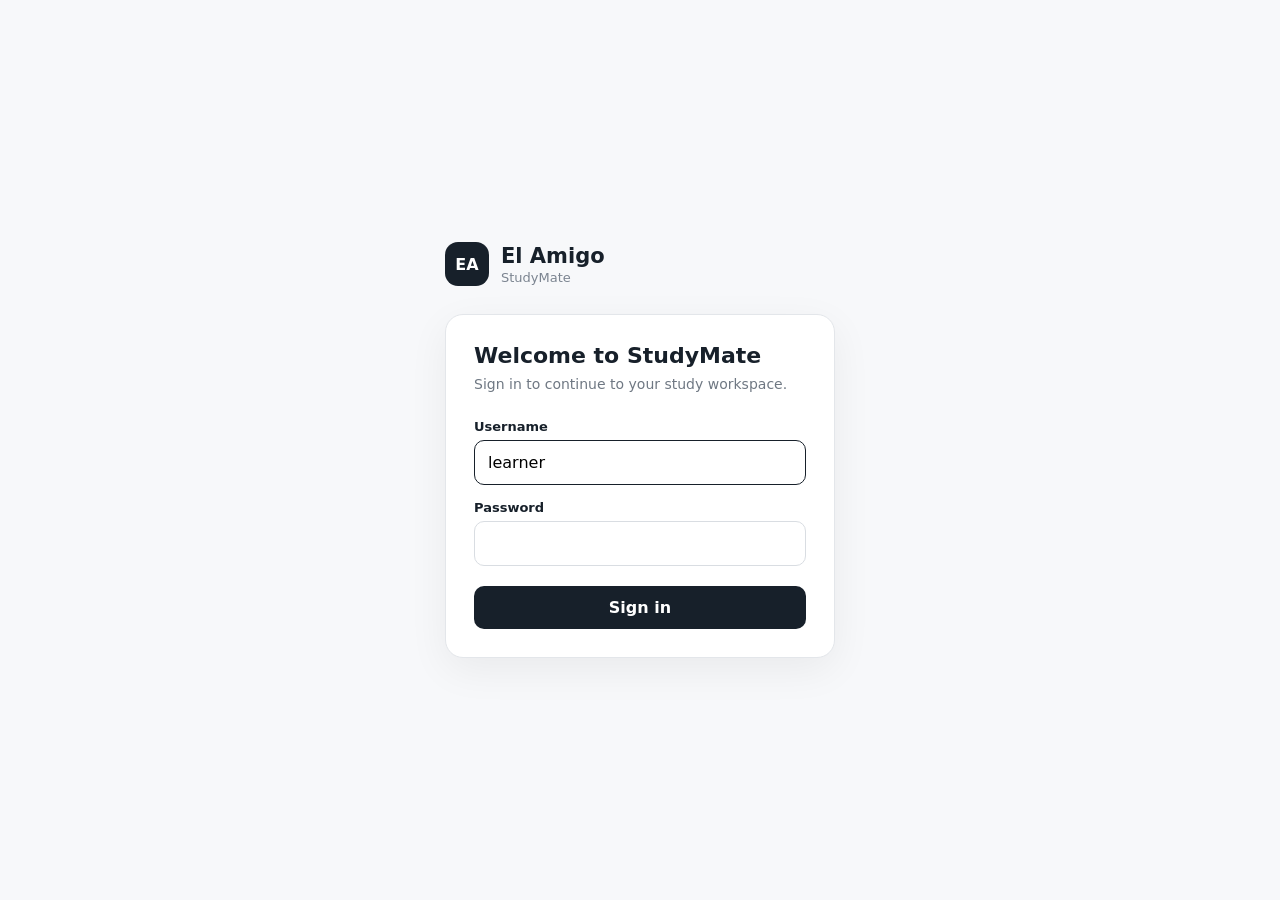
<file: app/static/login.html>
<!doctype html>
<html lang="en">
<head>
    <meta charset="utf-8">
    <meta
        name="viewport"
        content="width=device-width, initial-scale=1"
    >
    <title>El Amigo — Sign in</title>

    <style>
        * {
            box-sizing: border-box;
        }

        body {
            margin: 0;
            min-height: 100vh;
            display: grid;
            place-items: center;
            padding: 24px;
            font-family:
                Inter,
                ui-sans-serif,
                system-ui,
                -apple-system,
                BlinkMacSystemFont,
                "Segoe UI",
                sans-serif;
            background: #f7f8fa;
            color: #17202a;
        }

        .login {
            width: min(100%, 390px);
        }

        .brand {
            display: flex;
            align-items: center;
            gap: 12px;
            margin-bottom: 28px;
        }

        .mark {
            width: 44px;
            height: 44px;
            display: grid;
            place-items: center;
            border-radius: 13px;
            background: #17202a;
            color: white;
            font-weight: 800;
        }

        .brand h1 {
            margin: 0;
            font-size: 21px;
        }

        .brand span {
            display: block;
            margin-top: 2px;
            color: #7b8490;
            font-size: 13px;
        }

        .card {
            padding: 28px;
            border: 1px solid #e3e6ea;
            border-radius: 18px;
            background: white;
            box-shadow:
                0 12px 40px rgba(0, 0, 0, .06);
        }

        h2 {
            margin: 0 0 6px;
            font-size: 22px;
        }

        p {
            margin: 0 0 24px;
            color: #6f7883;
            font-size: 14px;
            line-height: 1.5;
        }

        label {
            display: block;
            margin: 15px 0 6px;
            font-size: 13px;
            font-weight: 700;
        }

        input {
            width: 100%;
            padding: 12px 13px;
            border: 1px solid #d9dde2;
            border-radius: 10px;
            outline: none;
            font: inherit;
        }

        input:focus {
            border-color: #17202a;
        }

        button {
            width: 100%;
            margin-top: 20px;
            padding: 12px 14px;
            border: 0;
            border-radius: 10px;
            background: #17202a;
            color: white;
            font: inherit;
            font-weight: 700;
            cursor: pointer;
        }

        .error {
            margin: 0 0 18px;
            padding: 10px 12px;
            border-radius: 9px;
            background: #fff1f1;
            color: #a12626;
            font-size: 13px;
        }
    </style>
</head>

<body>
    <main class="login">
        <div class="brand">
            <div class="mark">EA</div>
            <div>
                <h1>El Amigo</h1>
                <span>StudyMate</span>
            </div>
        </div>

        <section class="card">
            <h2>Welcome to StudyMate</h2>
            <p>
                Sign in to continue to your study workspace.
            </p>

            <div
                id="loginError"
                class="error"
                hidden
            >
                Username or password is incorrect.
            </div>

            <form
                method="post"
                action="/login"
            >
                <label for="username">
                    Username
                </label>

                <input
                    id="username"
                    name="username"
                    type="text"
                    autocomplete="username"
                    value="learner"
                    required
                    autofocus
                >

                <label for="password">
                    Password
                </label>

                <input
                    id="password"
                    name="password"
                    type="password"
                    autocomplete="current-password"
                    required
                >

                <button type="submit">
                    Sign in
                </button>
            </form>
        </section>
    </main>

    <script>
        if (
            new URLSearchParams(
                window.location.search
            ).get("error")
        ) {
            document.getElementById(
                "loginError"
            ).hidden = false;
        }
    </script>
</body>
</html>
</file>
